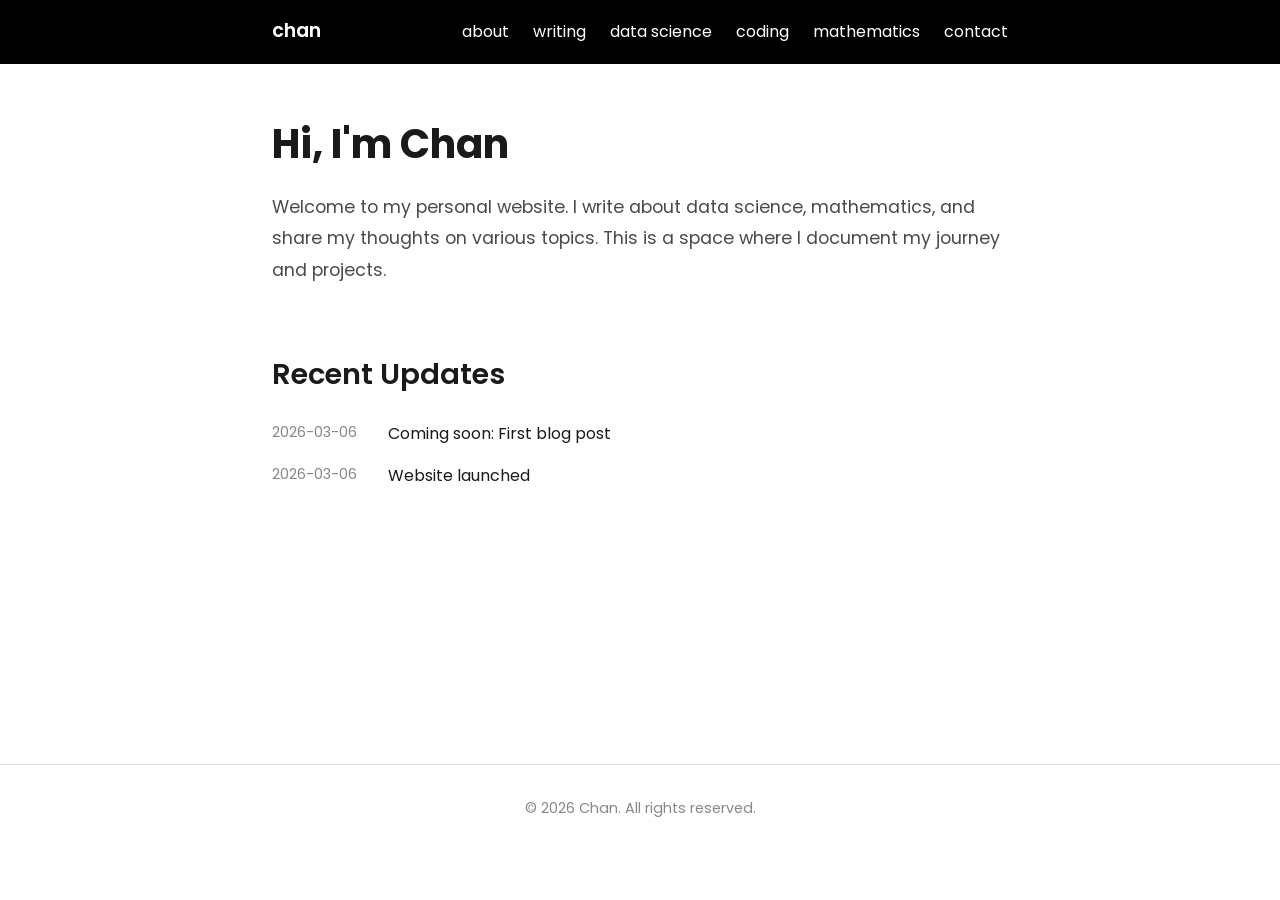
<file: index.html>
<!DOCTYPE html>
<html lang="en">
<head>
    <meta charset="UTF-8">
    <meta name="viewport" content="width=device-width, initial-scale=1.0">
    <title>Chan</title>
    <link rel="stylesheet" href="styles.css">
</head>
<body>
    <nav class="nav-bar">
        <div class="nav-container">
            <a href="index.html" class="nav-logo">chan</a>
            <ul class="nav-menu">
                <li><a href="about.html">about</a></li>
                <li><a href="writing.html">writing</a></li>
                <li><a href="data-science.html">data science</a></li>
                <li><a href="coding.html">coding</a></li>
                <li><a href="mathematics.html">mathematics</a></li>
                <li><a href="contact.html">contact</a></li>
            </ul>
        </div>
    </nav>

    <main class="container">
        <section class="hero">
            <h1>Hi, I'm Chan</h1>
            <p class="intro">
                Welcome to my personal website. I write about data science, mathematics, 
                and share my thoughts on various topics. This is a space where I document 
                my journey and projects.
            </p>
        </section>

        <section class="recent">
            <h2>Recent Updates</h2>
            <ul class="post-list">
                <li>
                    <span class="date">2026-03-06</span>
                    <a href="#">Coming soon: First blog post</a>
                </li>
                <li>
                    <span class="date">2026-03-06</span>
                    <a href="#">Website launched</a>
                </li>
            </ul>
        </section>
    </main>

    <footer>
        <p>&copy; 2026 Chan. All rights reserved.</p>
    </footer>
</body>
</html>
</file>
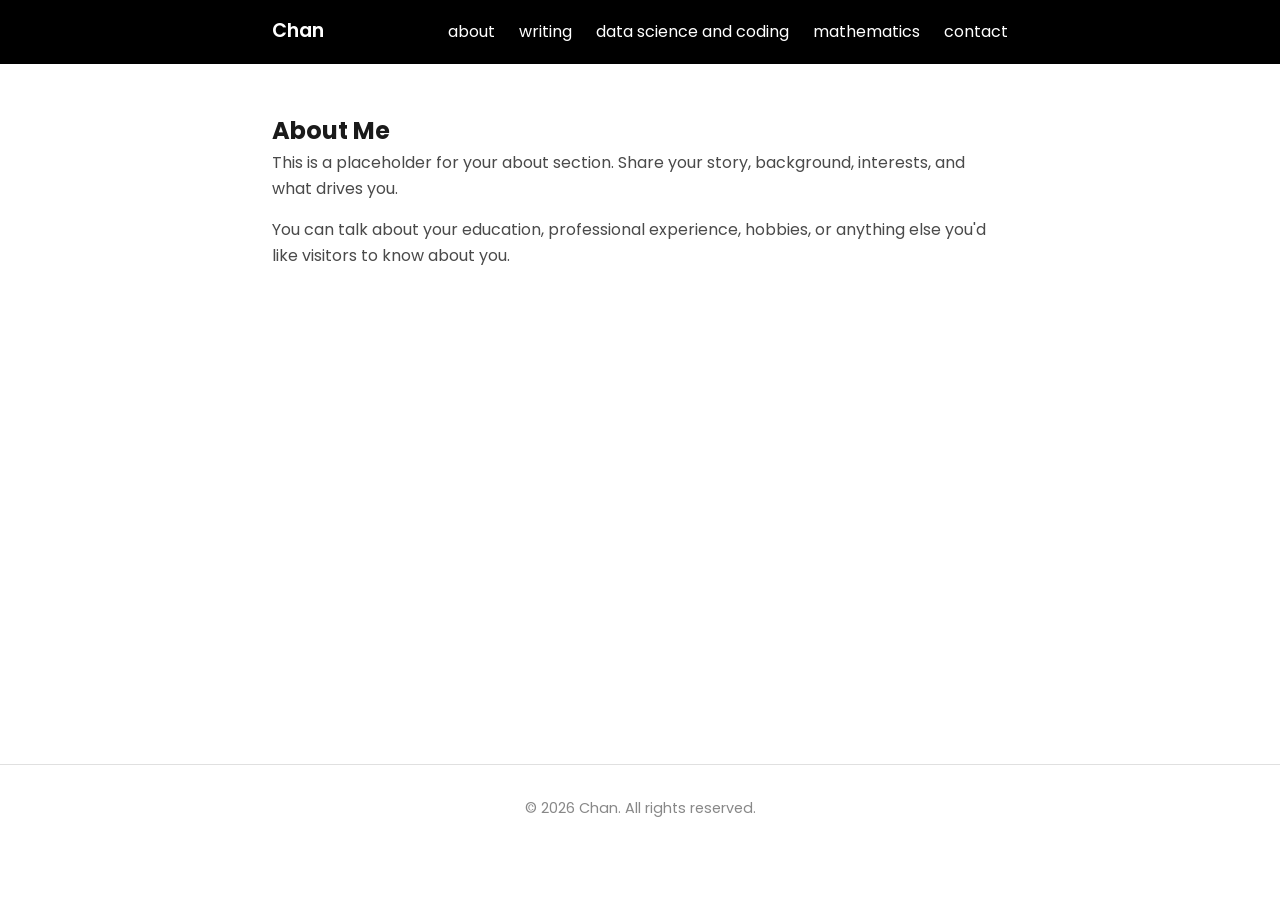
<file: about.html>
<!DOCTYPE html>
<html lang="en">
<head>
    <meta charset="UTF-8">
    <meta name="viewport" content="width=device-width, initial-scale=1.0">
    <title>Chan</title>
    <link rel="stylesheet" href="styles.css">
</head>
<body>
    <nav class="nav-bar">
        <div class="nav-container">
            <a href="index.html" class="nav-logo">Chan</a>
            <ul class="nav-menu">
                <li><a href="about.html">about</a></li>
                <li><a href="writing.html">writing</a></li>
                <li><a href="data-science.html">data science and coding</a></li>
                <li><a href="mathematics.html">mathematics</a></li>
                <li><a href="contact.html">contact</a></li>
            </ul>
        </div>
    </nav>

    <main class="container">
        <section class="content">
            <h1>About Me</h1>
            <p>
                This is a placeholder for your about section. Share your story, background, 
                interests, and what drives you.
            </p>
            <p>
                You can talk about your education, professional experience, hobbies, 
                or anything else you'd like visitors to know about you.
            </p>
        </section>
    </main>

    <footer>
        <p>&copy; 2026 Chan. All rights reserved.</p>
    </footer>
</body>
</html>
</file>
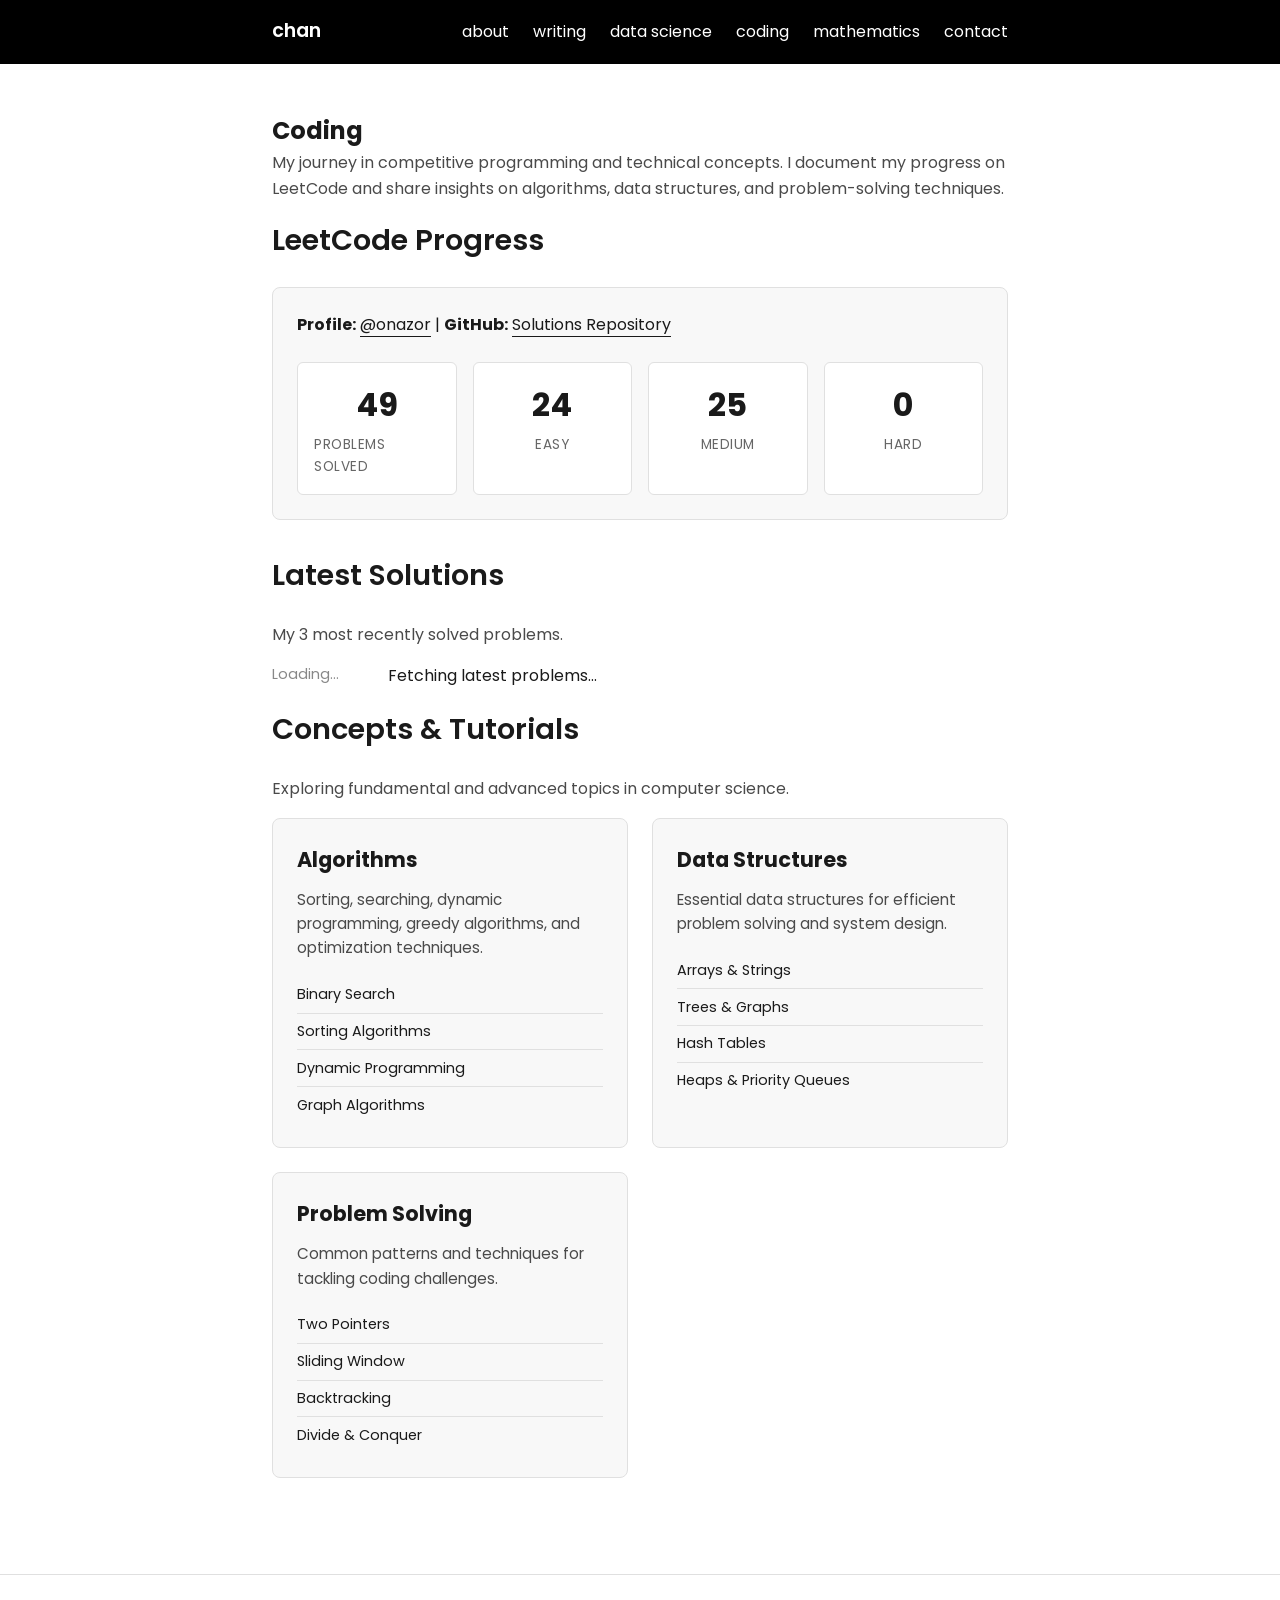
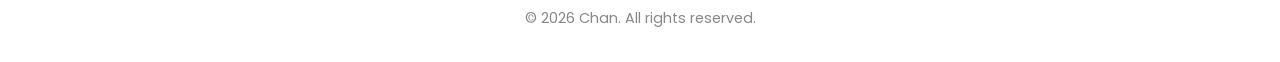
<file: coding.html>
<!DOCTYPE html>
<html lang="en">
<head>
    <meta charset="UTF-8">
    <meta name="viewport" content="width=device-width, initial-scale=1.0">
    <title>Chan</title>
    <link rel="stylesheet" href="styles.css">
</head>
<body>
    <nav class="nav-bar">
        <div class="nav-container">
            <a href="index.html" class="nav-logo">chan</a>
            <ul class="nav-menu">
                <li><a href="about.html">about</a></li>
                <li><a href="writing.html">writing</a></li>
                <li><a href="data-science.html">data science</a></li>
                <li><a href="coding.html">coding</a></li>
                <li><a href="mathematics.html">mathematics</a></li>
                <li><a href="contact.html">contact</a></li>
            </ul>
        </div>
    </nav>

    <main class="container">
        <section class="content">
            <h1>Coding</h1>
            <p>
                My journey in competitive programming and technical concepts. 
                I document my progress on LeetCode and share insights on algorithms, 
                data structures, and problem-solving techniques.
            </p>
            
            <h2>LeetCode Progress</h2>
            <div class="leetcode-stats">
                <div class="stats-header">
                    <p>
                        <strong>Profile:</strong> <a href="https://leetcode.com/onazor" target="_blank">@onazor</a> | 
                        <strong>GitHub:</strong> <a href="https://github.com/onazor/LeetCode" target="_blank">Solutions Repository</a>
                    </p>
                </div>
                <div class="stats-grid">
                    <div class="stat-item">
                        <span class="stat-number" id="total-solved">49</span>
                        <span class="stat-label">Problems Solved</span>
                    </div>
                    <div class="stat-item">
                        <span class="stat-number" id="easy-solved">24</span>
                        <span class="stat-label">Easy</span>
                    </div>
                    <div class="stat-item">
                        <span class="stat-number" id="medium-solved">25</span>
                        <span class="stat-label">Medium</span>
                    </div>
                    <div class="stat-item">
                        <span class="stat-number" id="hard-solved">0</span>
                        <span class="stat-label">Hard</span>
                    </div>
                </div>
            </div>
            
            <h2>Latest Solutions</h2>
            <p>My 3 most recently solved problems.</p>
            <ul class="post-list" id="recent-problems">
                <li>
                    <span class="date">Loading...</span>
                    <a href="#">Fetching latest problems...</a>
                </li>
            </ul>
            
            <h2>Concepts & Tutorials</h2>
            <p>Exploring fundamental and advanced topics in computer science.</p>
            
            <div class="concepts-grid">
                <div class="concept-card">
                    <h3>Algorithms</h3>
                    <p>Sorting, searching, dynamic programming, greedy algorithms, and optimization techniques.</p>
                    <ul class="topic-list">
                        <li>Binary Search</li>
                        <li>Sorting Algorithms</li>
                        <li>Dynamic Programming</li>
                        <li>Graph Algorithms</li>
                    </ul>
                </div>
                
                <div class="concept-card">
                    <h3>Data Structures</h3>
                    <p>Essential data structures for efficient problem solving and system design.</p>
                    <ul class="topic-list">
                        <li>Arrays & Strings</li>
                        <li>Trees & Graphs</li>
                        <li>Hash Tables</li>
                        <li>Heaps & Priority Queues</li>
                    </ul>
                </div>
                
                <div class="concept-card">
                    <h3>Problem Solving</h3>
                    <p>Common patterns and techniques for tackling coding challenges.</p>
                    <ul class="topic-list">
                        <li>Two Pointers</li>
                        <li>Sliding Window</li>
                        <li>Backtracking</li>
                        <li>Divide & Conquer</li>
                    </ul>
                </div>
            </div>
        </section>
    </main>

    <script src="leetcode-data.js"></script>

    <footer>
        <p>&copy; 2026 Chan. All rights reserved.</p>
    </footer>
</body>
</html>
</file>
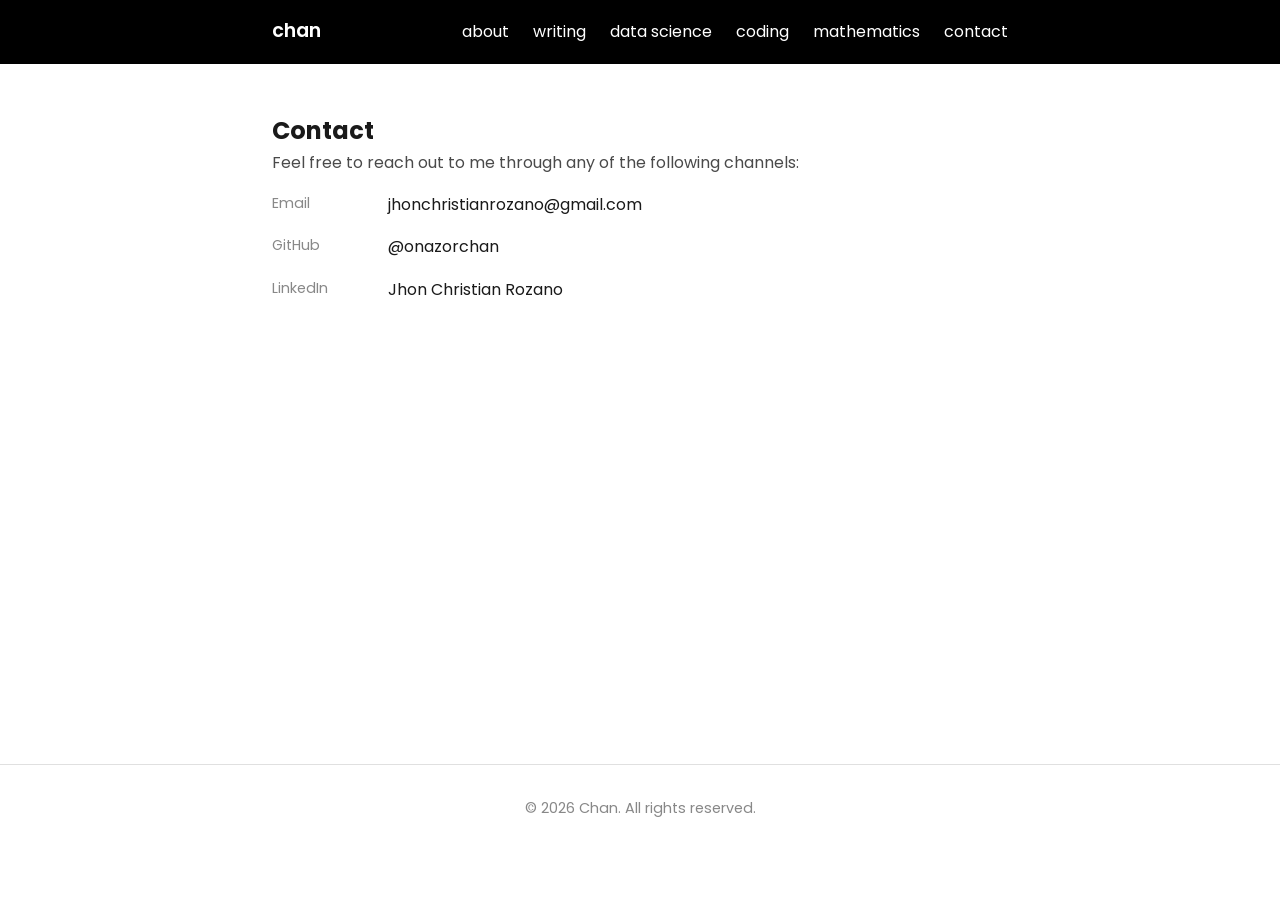
<file: contact.html>
<!DOCTYPE html>
<html lang="en">
<head>
    <meta charset="UTF-8">
    <meta name="viewport" content="width=device-width, initial-scale=1.0">
    <title>Chan</title>
    <link rel="stylesheet" href="styles.css">
</head>
<body>
    <nav class="nav-bar">
        <div class="nav-container">
            <a href="index.html" class="nav-logo">chan</a>
            <ul class="nav-menu">
                <li><a href="about.html">about</a></li>
                <li><a href="writing.html">writing</a></li>
                <li><a href="data-science.html">data science</a></li>
                <li><a href="coding.html">coding</a></li>
                <li><a href="mathematics.html">mathematics</a></li>
                <li><a href="contact.html">contact</a></li>
            </ul>
        </div>
    </nav>

    <main class="container">
        <section class="content">
            <h1>Contact</h1>
            <p>
                Feel free to reach out to me through any of the following channels:
            </p>
            
            <ul class="post-list">
                <li>
                    <span class="date">Email</span>
                    <a href="mailto:jhonchristianrozano@gmail.com">jhonchristianrozano@gmail.com</a>
                </li>
                <li>
                    <span class="date">GitHub</span>
                    <a href="https://github.com/onazorchan" target="_blank">@onazorchan</a>
                </li>
                <li>
                    <span class="date">LinkedIn</span>
                    <a href="https://linkedin.com/in/jhon-christian-rozano-a6441121b/" target="_blank">Jhon Christian Rozano</a>
                </li>
            </ul>
        </section>
    </main>

    <footer>
        <p>&copy; 2026 Chan. All rights reserved.</p>
    </footer>
</body>
</html>
</file>
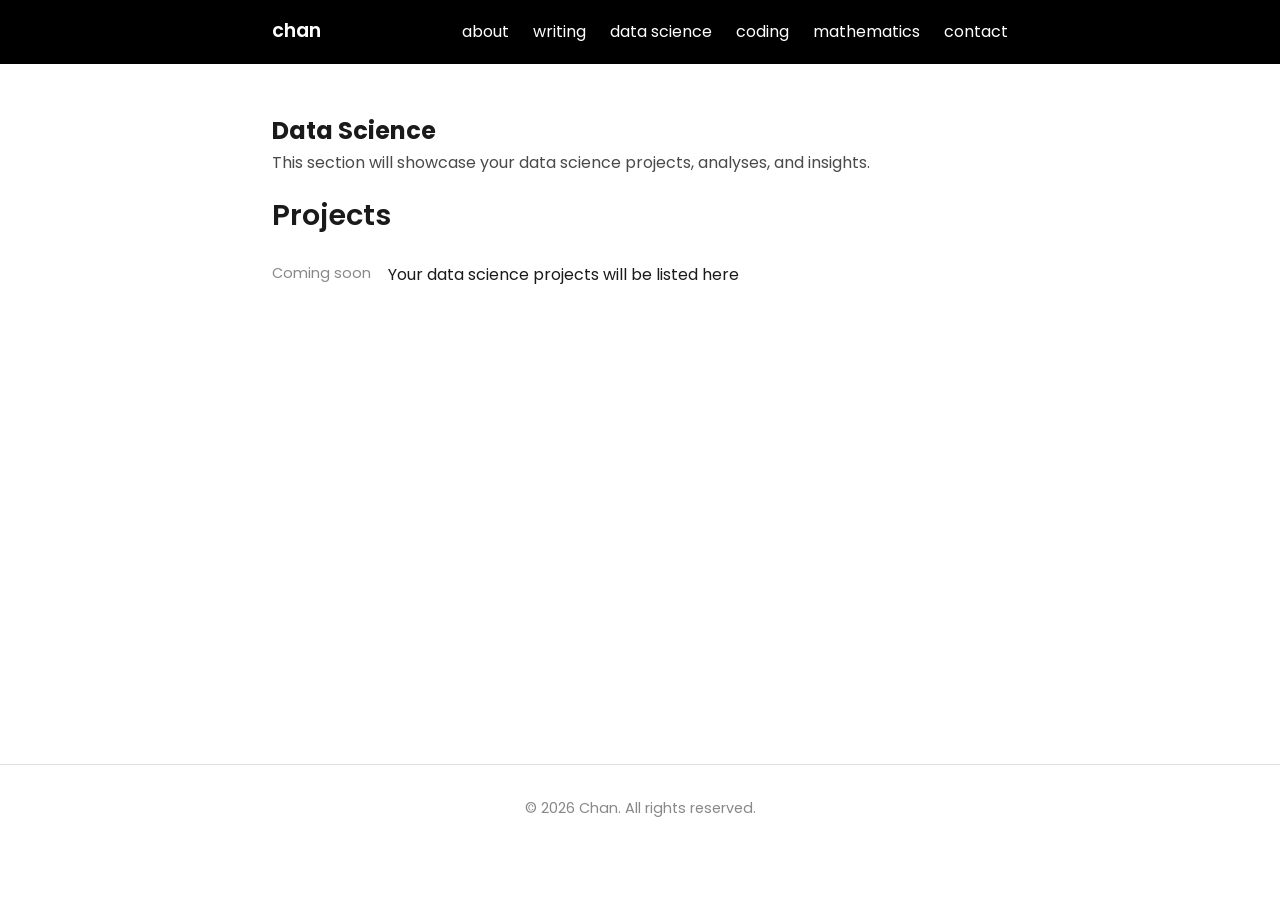
<file: data-science.html>
<!DOCTYPE html>
<html lang="en">
<head>
    <meta charset="UTF-8">
    <meta name="viewport" content="width=device-width, initial-scale=1.0">
    <title>Chan</title>
    <link rel="stylesheet" href="styles.css">
</head>
<body>
    <nav class="nav-bar">
        <div class="nav-container">
            <a href="index.html" class="nav-logo">chan</a>
            <ul class="nav-menu">
                <li><a href="about.html">about</a></li>
                <li><a href="writing.html">writing</a></li>
                <li><a href="data-science.html">data science</a></li>
                <li><a href="coding.html">coding</a></li>
                <li><a href="mathematics.html">mathematics</a></li>
                <li><a href="contact.html">contact</a></li>
            </ul>
        </div>
    </nav>

    <main class="container">
        <section class="content">
            <h1>Data Science</h1>
            <p>
                This section will showcase your data science projects, analyses, 
                and insights.
            </p>
            
            <h2>Projects</h2>
            <ul class="post-list">
                <li>
                    <span class="date">Coming soon</span>
                    <a href="#">Your data science projects will be listed here</a>
                </li>
            </ul>
        </section>
    </main>

    <footer>
        <p>&copy; 2026 Chan. All rights reserved.</p>
    </footer>
</body>
</html>
</file>
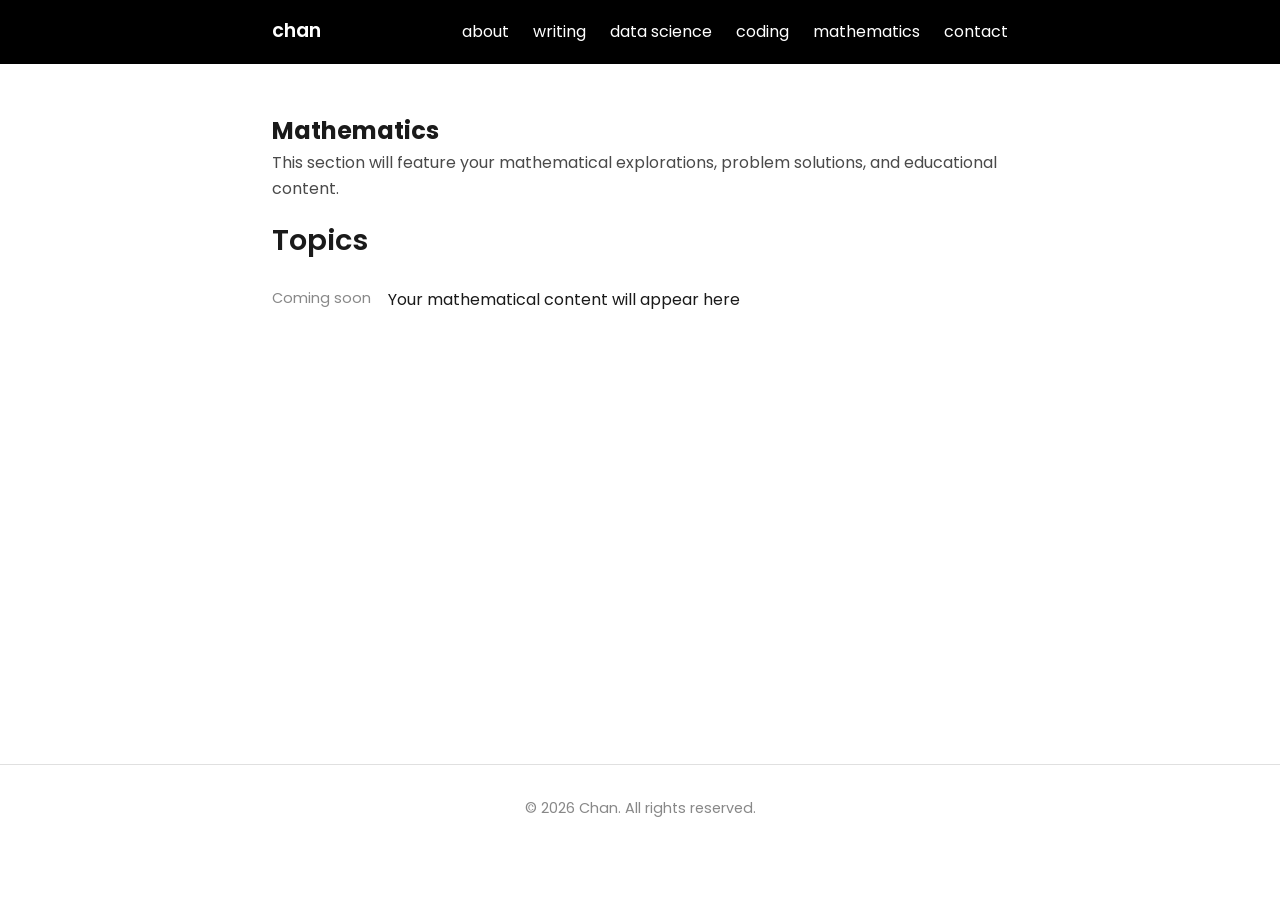
<file: mathematics.html>
<!DOCTYPE html>
<html lang="en">
<head>
    <meta charset="UTF-8">
    <meta name="viewport" content="width=device-width, initial-scale=1.0">
    <title>Chan</title>
    <link rel="stylesheet" href="styles.css">
</head>
<body>
    <nav class="nav-bar">
        <div class="nav-container">
            <a href="index.html" class="nav-logo">chan</a>
            <ul class="nav-menu">
                <li><a href="about.html">about</a></li>
                <li><a href="writing.html">writing</a></li>
                <li><a href="data-science.html">data science</a></li>
                <li><a href="coding.html">coding</a></li>
                <li><a href="mathematics.html">mathematics</a></li>
                <li><a href="contact.html">contact</a></li>
            </ul>
        </div>
    </nav>

    <main class="container">
        <section class="content">
            <h1>Mathematics</h1>
            <p>
                This section will feature your mathematical explorations, problem solutions, 
                and educational content.
            </p>
            
            <h2>Topics</h2>
            <ul class="post-list">
                <li>
                    <span class="date">Coming soon</span>
                    <a href="#">Your mathematical content will appear here</a>
                </li>
            </ul>
        </section>
    </main>

    <footer>
        <p>&copy; 2026 Chan. All rights reserved.</p>
    </footer>
</body>
</html>
</file>
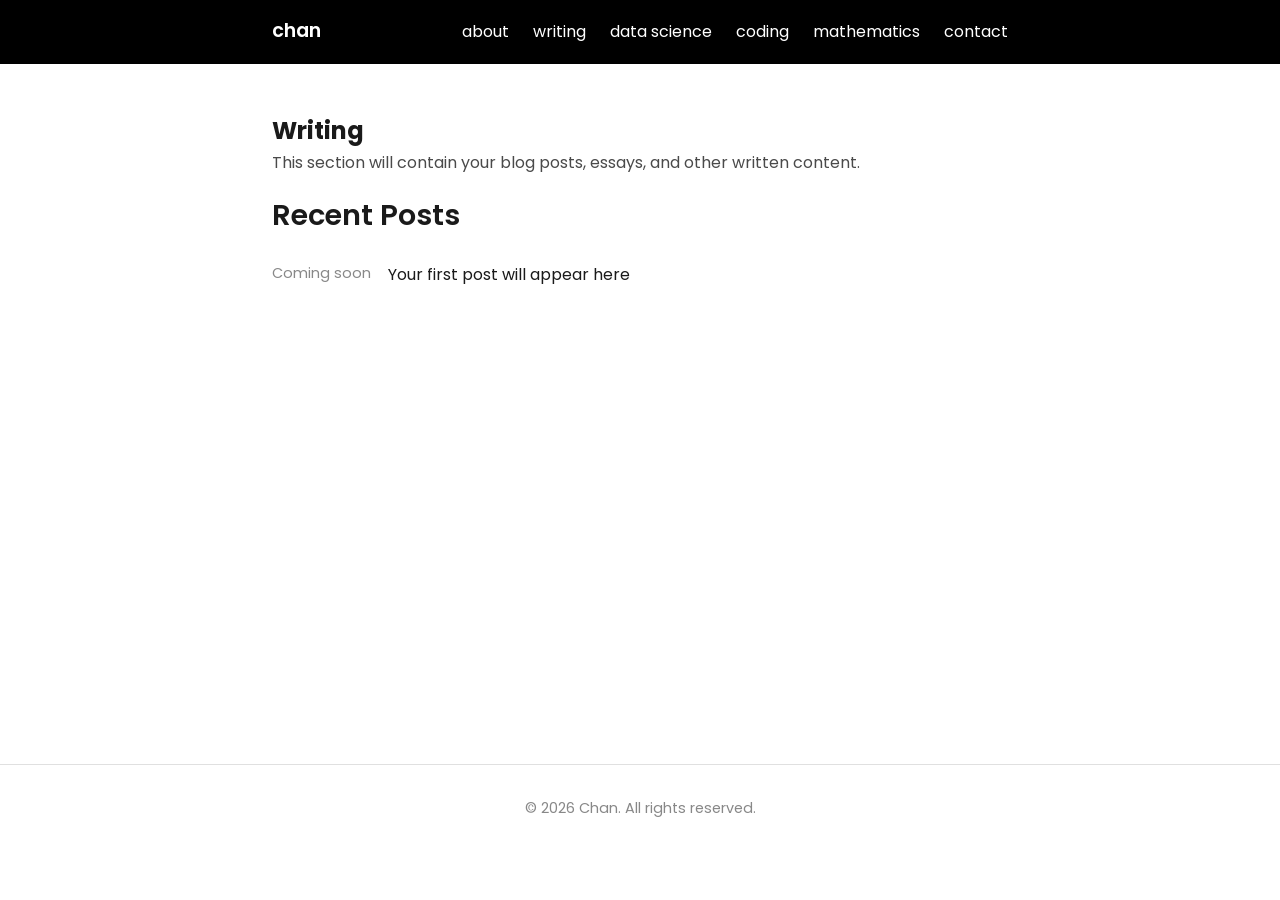
<file: writing.html>
<!DOCTYPE html>
<html lang="en">
<head>
    <meta charset="UTF-8">
    <meta name="viewport" content="width=device-width, initial-scale=1.0">
    <title>Chan</title>
    <link rel="stylesheet" href="styles.css">
</head>
<body>
    <nav class="nav-bar">
        <div class="nav-container">
            <a href="index.html" class="nav-logo">chan</a>
            <ul class="nav-menu">
                <li><a href="about.html">about</a></li>
                <li><a href="writing.html">writing</a></li>
                <li><a href="data-science.html">data science</a></li>
                <li><a href="coding.html">coding</a></li>
                <li><a href="mathematics.html">mathematics</a></li>
                <li><a href="contact.html">contact</a></li>
            </ul>
        </div>
    </nav>

    <main class="container">
        <section class="content">
            <h1>Writing</h1>
            <p>
                This section will contain your blog posts, essays, and other written content.
            </p>
            
            <h2>Recent Posts</h2>
            <ul class="post-list">
                <li>
                    <span class="date">Coming soon</span>
                    <a href="#">Your first post will appear here</a>
                </li>
            </ul>
        </section>
    </main>

    <footer>
        <p>&copy; 2026 Chan. All rights reserved.</p>
    </footer>
</body>
</html>
</file>
<file: styles.css>
@import url('https://fonts.googleapis.com/css2?family=Poppins:wght@300;400;600;700&display=swap');

* {
    margin: 0;
    padding: 0;
    box-sizing: border-box;
}

body {
    font-family: 'Poppins', sans-serif;
    line-height: 1.6;
    color: #1a1a1a;
    background-color: #ffffff;
    font-size: 16px;
}

/* Navigation */
.nav-bar {
    border-bottom: 1px solid #000000;
    padding: 1rem 0;
    background-color: #000000;
}

.nav-container {
    max-width: 800px;
    margin: 0 auto;
    padding: 0 2rem;
    display: flex;
    justify-content: space-between;
    align-items: center;
}

.nav-logo {
    font-size: 1.2rem;
    font-weight: 600;
    color: #ffffff;
    text-decoration: none;
}

.nav-menu {
    display: flex;
    list-style: none;
    gap: 1.5rem;
}

.nav-menu a {
    color: #ffffff;
    text-decoration: none;
    transition: color 0.2s;
}

.nav-menu a:hover {
    color: #cccccc;
}

/* Main Container */
.container {
    max-width: 800px;
    margin: 0 auto;
    padding: 3rem 2rem;
    min-height: calc(100vh - 200px);
}

/* Hero Section */
.hero {
    margin-bottom: 4rem;
}

.hero h1 {
    font-size: 2.5rem;
    margin-bottom: 1rem;
    font-weight: 700;
}

.intro {
    font-size: 1.1rem;
    color: #4a4a4a;
    line-height: 1.8;
}

/* Sections */
h2 {
    font-size: 1.8rem;
    margin-bottom: 1.5rem;
    font-weight: 600;
}

.recent {
    margin-bottom: 3rem;
}

/* Post List */
.post-list {
    list-style: none;
}

.post-list li {
    margin-bottom: 1rem;
    display: flex;
    gap: 1rem;
}

.date {
    color: #888;
    font-size: 0.9rem;
    min-width: 100px;
}

.post-list a {
    color: #1a1a1a;
    text-decoration: none;
    border-bottom: 1px solid transparent;
    transition: border-color 0.2s;
}

.post-list a:hover {
    border-bottom-color: #1a1a1a;
}

/* Content Pages */
.content {
    margin-bottom: 3rem;
}

.content p {
    margin-bottom: 1rem;
    color: #4a4a4a;
}

/* LeetCode Stats */
.leetcode-stats {
    background-color: #f8f8f8;
    padding: 1.5rem;
    border-radius: 8px;
    margin-bottom: 2rem;
    border: 1px solid #e0e0e0;
}

.stats-header {
    margin-bottom: 1.5rem;
}

.leetcode-stats p {
    margin-bottom: 0.5rem;
    color: #1a1a1a;
}

.leetcode-stats a {
    color: #1a1a1a;
    text-decoration: none;
    border-bottom: 1px solid #1a1a1a;
    transition: color 0.2s;
}

.leetcode-stats a:hover {
    color: #4a4a4a;
}

.stats-grid {
    display: grid;
    grid-template-columns: repeat(auto-fit, minmax(120px, 1fr));
    gap: 1rem;
}

.stat-item {
    display: flex;
    flex-direction: column;
    align-items: center;
    padding: 1rem;
    background-color: #ffffff;
    border-radius: 6px;
    border: 1px solid #e0e0e0;
}

.stat-number {
    font-size: 2rem;
    font-weight: 700;
    color: #1a1a1a;
    margin-bottom: 0.25rem;
}

.stat-label {
    font-size: 0.85rem;
    color: #666;
    text-transform: uppercase;
    letter-spacing: 0.5px;
}

/* Concepts Grid */
.concepts-grid {
    display: grid;
    grid-template-columns: repeat(auto-fit, minmax(250px, 1fr));
    gap: 1.5rem;
    margin-bottom: 3rem;
}

.concept-card {
    background-color: #f8f8f8;
    padding: 1.5rem;
    border-radius: 8px;
    border: 1px solid #e0e0e0;
    transition: transform 0.2s, box-shadow 0.2s;
}

.concept-card:hover {
    transform: translateY(-2px);
    box-shadow: 0 4px 12px rgba(0, 0, 0, 0.1);
}

.concept-card h3 {
    font-size: 1.3rem;
    margin-bottom: 0.75rem;
    color: #1a1a1a;
}

.concept-card p {
    font-size: 0.95rem;
    color: #4a4a4a;
    margin-bottom: 1rem;
    line-height: 1.6;
}

.topic-list {
    list-style: none;
    padding-left: 0;
}

.topic-list li {
    padding: 0.4rem 0;
    color: #1a1a1a;
    font-size: 0.9rem;
    border-bottom: 1px solid #e0e0e0;
}

.topic-list li:last-child {
    border-bottom: none;
}

/* Footer */
footer {
    border-top: 1px solid #e0e0e0;
    padding: 2rem;
    text-align: center;
    color: #888;
    font-size: 0.9rem;
}

/* Responsive */
@media (max-width: 768px) {
    .nav-container {
        flex-direction: column;
        gap: 1rem;
    }
    
    .nav-menu {
        flex-wrap: wrap;
        justify-content: center;
        gap: 1rem;
    }
    
    .hero h1 {
        font-size: 2rem;
    }
    
    .post-list li {
        flex-direction: column;
        gap: 0.25rem;
    }
}
</file>
